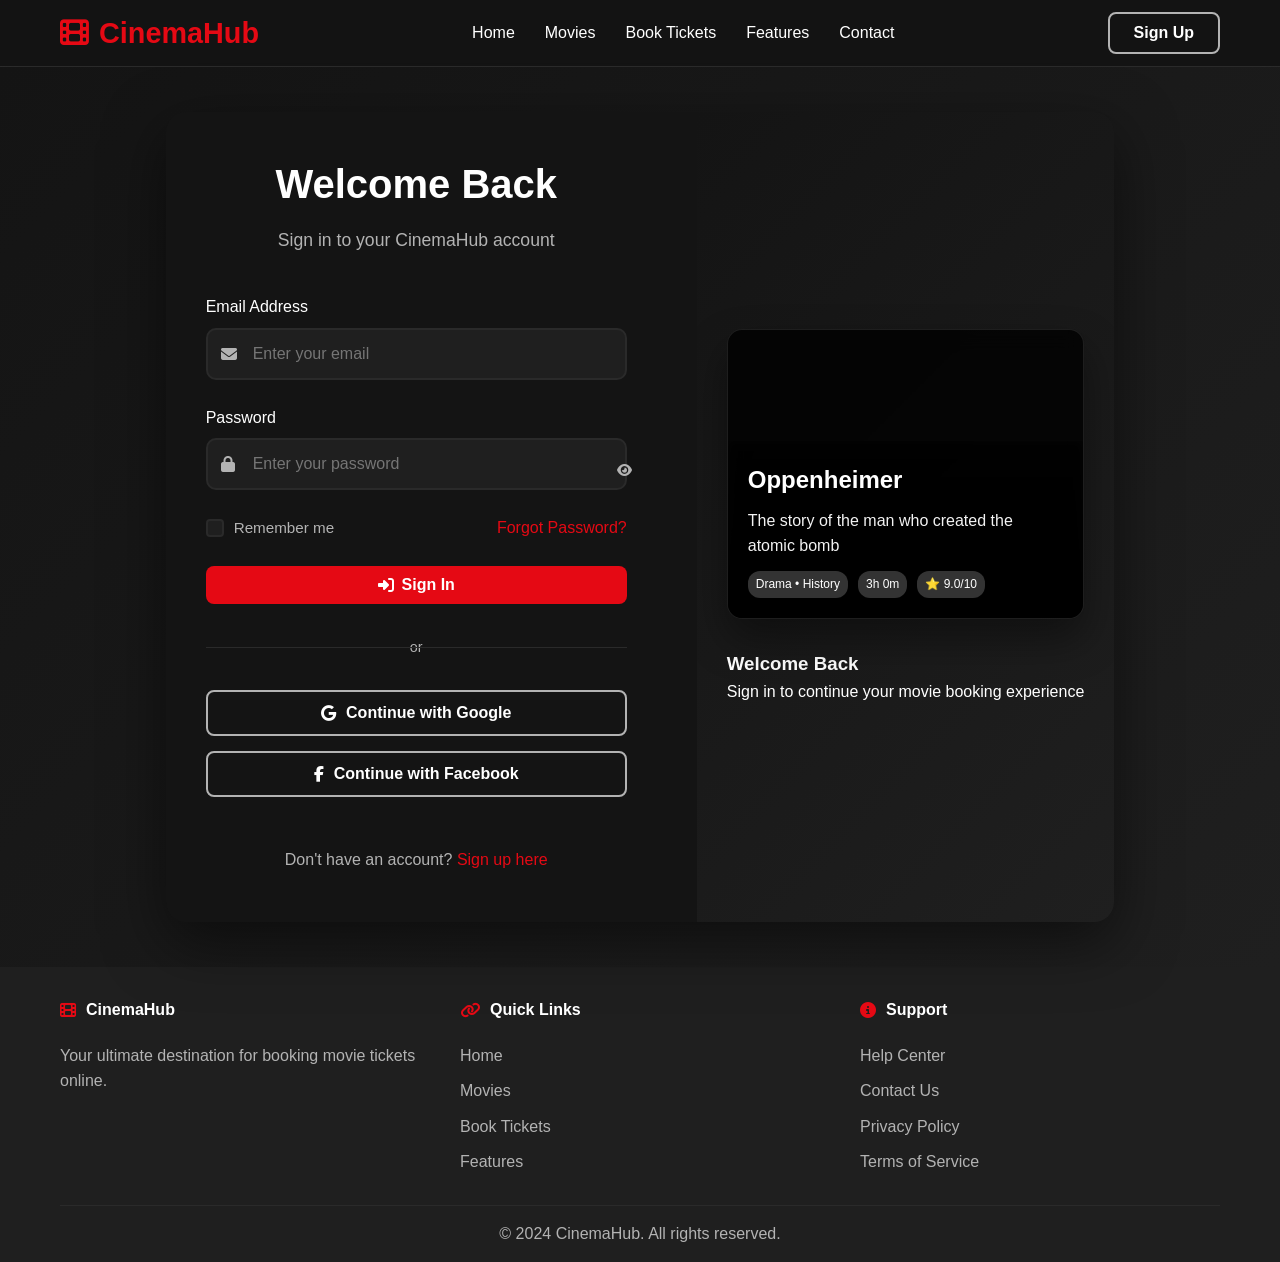
<file: login.html>
<!DOCTYPE html>
<html lang="en">
<head>
    <meta charset="UTF-8">
    <meta name="viewport" content="width=device-width, initial-scale=1.0">
    <title>Login - CinemaHub</title>
    <link rel="stylesheet" href="styles.css">
    <link rel="stylesheet" href="https://cdnjs.cloudflare.com/ajax/libs/font-awesome/6.4.0/css/all.min.css">
</head>
<body>
    <!-- ===== Header ===== -->
    <header class="header">
        <div class="container">
            <div class="header-content">
                <div class="logo">
                    <i class="fas fa-film"></i>CinemaHub
                </div>
                <nav class="nav">
                    <a href="index.html" class="nav-link">Home</a>
                    <a href="index.html#movies" class="nav-link">Movies</a>
                    <a href="index.html#booking" class="nav-link">Book Tickets</a>
                    <a href="index.html#features" class="nav-link">Features</a>
                    <a href="index.html#contact" class="nav-link">Contact</a>
                </nav>
                <div class="user-actions">
                    <button class="btn btn-outline" onclick="window.location.href='signup.html'">Sign Up</button>
                </div>
            </div>
        </div>
    </header>

    <!-- ===== Login Section ===== -->
    <section class="login-section">
        <div class="container">
            <div class="login-container">
                <div class="login-form">
                    <div class="login-header">
                        <h2>Welcome Back</h2>
                        <p>Sign in to your CinemaHub account</p>
                    </div>

                    <form id="loginForm" class="auth-form">
                        <div class="form-group">
                            <label for="email">Email Address</label>
                            <div class="input-group">
                                <i class="fas fa-envelope"></i>
                                <input type="email" id="email" name="email" placeholder="Enter your email" required>
                            </div>
                        </div>

                        <div class="form-group">
                            <label for="password">Password</label>
                            <div class="input-group">
                                <i class="fas fa-lock"></i>
                                <input type="password" id="password" name="password" placeholder="Enter your password" required>
                                <button type="button" class="password-toggle" onclick="togglePassword()">
                                    <i class="fas fa-eye"></i>
                                </button>
                            </div>
                        </div>

                        <div class="form-options">
                            <label class="checkbox-container">
                                <input type="checkbox" id="rememberMe">
                                <span class="checkmark"></span>
                                Remember me
                            </label>
                            <a href="#" class="forgot-password">Forgot Password?</a>
                        </div>

                        <button type="submit" class="btn btn-primary btn-block">
                            <i class="fas fa-sign-in-alt"></i> Sign In
                        </button>
                    </form>

                    <div class="divider">
                        <span>or</span>
                    </div>

                    <div class="social-login">
                        <button class="btn btn-outline social-btn">
                            <i class="fab fa-google"></i> Continue with Google
                        </button>
                        <button class="btn btn-outline social-btn">
                            <i class="fab fa-facebook-f"></i> Continue with Facebook
                        </button>
                    </div>

                    <div class="auth-footer">
                        <p>Don't have an account? <a href="signup.html">Sign up here</a></p>
                    </div>
                </div>

                <div class="login-image">
                    <div class="featured-movie-showcase">
                        <div class="movie-video-container">
                            <iframe
                                src="https://www.youtube.com/embed/uYPbbksJxIg?autoplay=1&mute=1&loop=1&playlist=uYPbbksJxIg&controls=0&showinfo=0&rel=0&modestbranding=1&iv_load_policy=3"
                                title="Oppenheimer Official Trailer"
                                frameborder="0"
                                allow="accelerometer; autoplay; clipboard-write; encrypted-media; gyroscope; picture-in-picture"
                                allowfullscreen
                                class="movie-trailer">
                            </iframe>
                            <div class="video-overlay">
                                <div class="trailer-info">
                                    <h3>Oppenheimer</h3>
                                    <p>The story of the man who created the atomic bomb</p>
                                    <div class="movie-meta">
                                        <span>Drama • History</span>
                                        <span>3h 0m</span>
                                        <span>⭐ 9.0/10</span>
                                    </div>
                                </div>
                            </div>
                        </div>
                        <div class="login-message">
                            <h3>Welcome Back</h3>
                            <p>Sign in to continue your movie booking experience</p>
                        </div>
                    </div>
                </div>
            </div>
        </div>
    </section>

    <!-- ===== Footer ===== -->
    <footer class="footer">
        <div class="container">
            <div class="footer-content">
                <div class="footer-section">
                    <h4>
                        <i class="fas fa-film"></i> CinemaHub
                    </h4>
                    <p>Your ultimate destination for booking movie tickets online.</p>
                </div>
                <div class="footer-section">
                    <h4>
                        <i class="fas fa-link"></i> Quick Links
                    </h4>
                    <ul>
                        <li><a href="index.html">Home</a></li>
                        <li><a href="index.html#movies">Movies</a></li>
                        <li><a href="index.html#booking">Book Tickets</a></li>
                        <li><a href="index.html#features">Features</a></li>
                    </ul>
                </div>
                <div class="footer-section">
                    <h4>
                        <i class="fas fa-info-circle"></i> Support
                    </h4>
                    <ul>
                        <li><a href="#">Help Center</a></li>
                        <li><a href="#">Contact Us</a></li>
                        <li><a href="#">Privacy Policy</a></li>
                        <li><a href="#">Terms of Service</a></li>
                    </ul>
                </div>
            </div>
            <div class="footer-bottom">
                <p>&copy; 2024 CinemaHub. All rights reserved.</p>
            </div>
        </div>
    </footer>

    <script src="auth.js"></script>
</body>
</html>
</file>
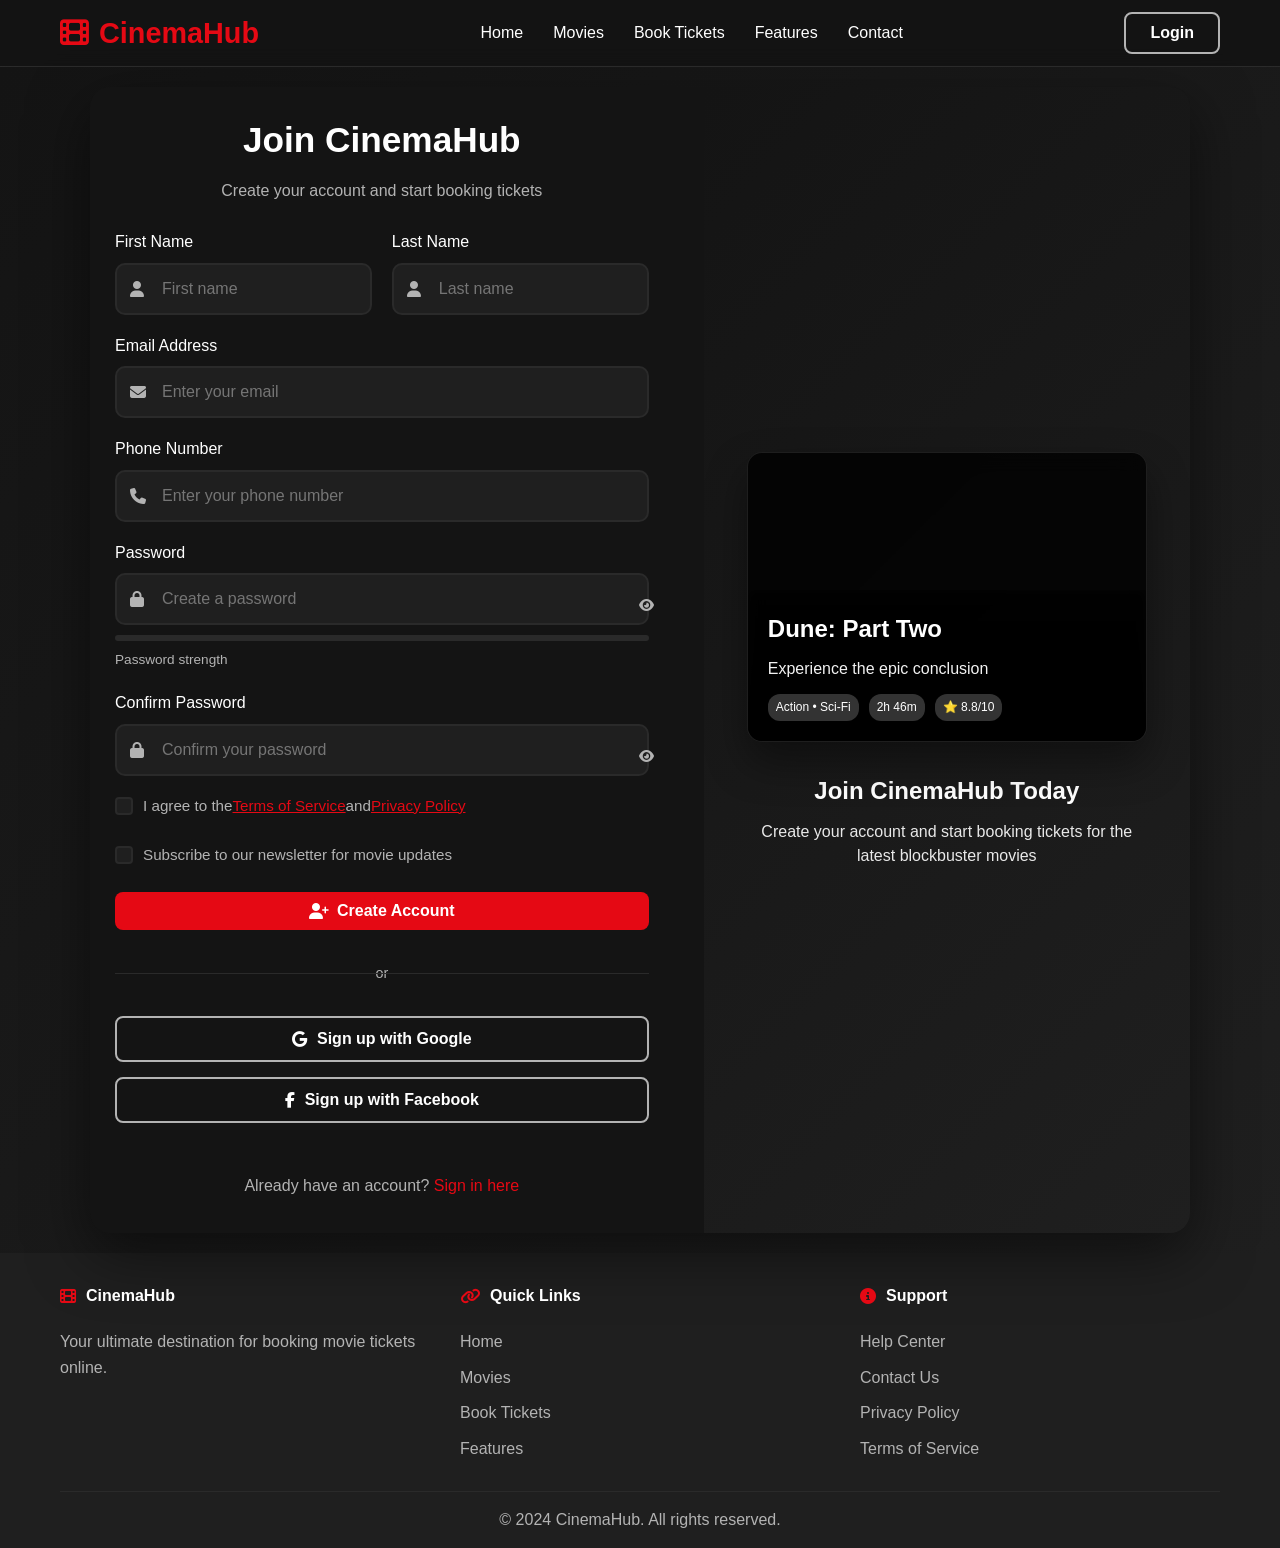
<file: signup.html>
<!DOCTYPE html>
<html lang="en">
<head>
    <meta charset="UTF-8">
    <meta name="viewport" content="width=device-width, initial-scale=1.0">
    <title>Sign Up - CinemaHub</title>
    <link rel="stylesheet" href="styles.css">
    <link rel="stylesheet" href="https://cdnjs.cloudflare.com/ajax/libs/font-awesome/6.4.0/css/all.min.css">
</head>
<body>
    <!-- ===== Header ===== -->
    <header class="header">
        <div class="container">
            <div class="header-content">
                <div class="logo">
                    <i class="fas fa-film"></i>CinemaHub
                </div>
                <nav class="nav">
                    <a href="index.html" class="nav-link">Home</a>
                    <a href="index.html#movies" class="nav-link">Movies</a>
                    <a href="index.html#booking" class="nav-link">Book Tickets</a>
                    <a href="index.html#features" class="nav-link">Features</a>
                    <a href="index.html#contact" class="nav-link">Contact</a>
                </nav>
                <div class="user-actions">
                    <button class="btn btn-outline" onclick="window.location.href='login.html'">Login</button>
                </div>
            </div>
        </div>
    </header>

    <!-- ===== Sign Up Section ===== -->
    <section class="signup-section">
        <div class="container">
            <div class="signup-container">
                <div class="signup-form">
                    <div class="signup-header">
                        <h2>Join CinemaHub</h2>
                        <p>Create your account and start booking tickets</p>
                    </div>

                    <form id="signupForm" class="auth-form">
                        <div class="form-row">
                            <div class="form-group">
                                <label for="firstName">First Name</label>
                                <div class="input-group">
                                    <i class="fas fa-user"></i>
                                    <input type="text" id="firstName" name="firstName" placeholder="First name" required>
                                </div>
                            </div>
                            <div class="form-group">
                                <label for="lastName">Last Name</label>
                                <div class="input-group">
                                    <i class="fas fa-user"></i>
                                    <input type="text" id="lastName" name="lastName" placeholder="Last name" required>
                                </div>
                            </div>
                        </div>

                        <div class="form-group">
                            <label for="signupEmail">Email Address</label>
                            <div class="input-group">
                                <i class="fas fa-envelope"></i>
                                <input type="email" id="signupEmail" name="email" placeholder="Enter your email" required>
                            </div>
                        </div>

                        <div class="form-group">
                            <label for="phone">Phone Number</label>
                            <div class="input-group">
                                <i class="fas fa-phone"></i>
                                <input type="tel" id="phone" name="phone" placeholder="Enter your phone number" required>
                            </div>
                        </div>

                        <div class="form-group">
                            <label for="signupPassword">Password</label>
                            <div class="input-group">
                                <i class="fas fa-lock"></i>
                                <input type="password" id="signupPassword" name="password" placeholder="Create a password" required>
                                <button type="button" class="password-toggle" onclick="togglePassword('signupPassword')">
                                    <i class="fas fa-eye"></i>
                                </button>
                            </div>
                            <div class="password-strength">
                                <div class="strength-meter">
                                    <div class="strength-bar" id="strengthBar"></div>
                                </div>
                                <span class="strength-text" id="strengthText">Password strength</span>
                            </div>
                        </div>

                        <div class="form-group">
                            <label for="confirmPassword">Confirm Password</label>
                            <div class="input-group">
                                <i class="fas fa-lock"></i>
                                <input type="password" id="confirmPassword" name="confirmPassword" placeholder="Confirm your password" required>
                                <button type="button" class="password-toggle" onclick="togglePassword('confirmPassword')">
                                    <i class="fas fa-eye"></i>
                                </button>
                            </div>
                        </div>

                        <div class="form-options">
                            <label class="checkbox-container">
                                <input type="checkbox" id="terms" required>
                                <span class="checkmark"></span>
                                I agree to the <a href="#" class="link">Terms of Service</a> and <a href="#" class="link">Privacy Policy</a>
                            </label>
                        </div>

                        <div class="form-options">
                            <label class="checkbox-container">
                                <input type="checkbox" id="newsletter">
                                <span class="checkmark"></span>
                                Subscribe to our newsletter for movie updates
                            </label>
                        </div>

                        <button type="submit" class="btn btn-primary btn-block">
                            <i class="fas fa-user-plus"></i> Create Account
                        </button>
                    </form>

                    <div class="divider">
                        <span>or</span>
                    </div>

                    <div class="social-login">
                        <button class="btn btn-outline social-btn">
                            <i class="fab fa-google"></i> Sign up with Google
                        </button>
                        <button class="btn btn-outline social-btn">
                            <i class="fab fa-facebook-f"></i> Sign up with Facebook
                        </button>
                    </div>

                    <div class="auth-footer">
                        <p>Already have an account? <a href="login.html">Sign in here</a></p>
                    </div>
                </div>

                <div class="signup-image">
                    <div class="featured-movie-showcase">
                        <div class="movie-video-container">
                            <iframe
                                src="https://www.youtube.com/embed/Way9Dexny3w?autoplay=1&mute=1&loop=1&playlist=Way9Dexny3w&controls=0&showinfo=0&rel=0&modestbranding=1&iv_load_policy=3"
                                title="Dune: Part Two Official Trailer"
                                frameborder="0"
                                allow="accelerometer; autoplay; clipboard-write; encrypted-media; gyroscope; picture-in-picture"
                                allowfullscreen
                                class="movie-trailer">
                            </iframe>
                            <div class="video-overlay">
                                <div class="trailer-info">
                                    <h3>Dune: Part Two</h3>
                                    <p>Experience the epic conclusion</p>
                                    <div class="movie-meta">
                                        <span>Action • Sci-Fi</span>
                                        <span>2h 46m</span>
                                        <span>⭐ 8.8/10</span>
                                    </div>
                                </div>
                            </div>
                        </div>
                        <div class="signup-message">
                            <h3>Join CinemaHub Today</h3>
                            <p>Create your account and start booking tickets for the latest blockbuster movies</p>
                        </div>
                    </div>
                </div>
            </div>
        </div>
    </section>

    <!-- ===== Footer ===== -->
    <footer class="footer">
        <div class="container">
            <div class="footer-content">
                <div class="footer-section">
                    <h4>
                        <i class="fas fa-film"></i> CinemaHub
                    </h4>
                    <p>Your ultimate destination for booking movie tickets online.</p>
                </div>
                <div class="footer-section">
                    <h4>
                        <i class="fas fa-link"></i> Quick Links
                    </h4>
                    <ul>
                        <li><a href="index.html">Home</a></li>
                        <li><a href="index.html#movies">Movies</a></li>
                        <li><a href="index.html#booking">Book Tickets</a></li>
                        <li><a href="index.html#features">Features</a></li>
                    </ul>
                </div>
                <div class="footer-section">
                    <h4>
                        <i class="fas fa-info-circle"></i> Support
                    </h4>
                    <ul>
                        <li><a href="#">Help Center</a></li>
                        <li><a href="#">Contact Us</a></li>
                        <li><a href="#">Privacy Policy</a></li>
                        <li><a href="#">Terms of Service</a></li>
                    </ul>
                </div>
            </div>
            <div class="footer-bottom">
                <p>&copy; 2024 CinemaHub. All rights reserved.</p>
            </div>
        </div>
    </footer>

    <script src="auth.js"></script>
</body>
</html>
</file>
<file: styles.css>
/* ===== CSS Variables & Reset ===== */
:root {
  --primary: #e50914;
  --primary-dark: #b20710;
  --accent: #ffd700;
  --accent-dark: #ccac00;
  --dark: #141414;
  --dark-light: #1f1f1f;
  --dark-lighter: #2a2a2a;
  --text: #ffffff;
  --text-muted: #b3b3b3;
  --success: #28a745;
  --seat-price: 250;
  --vip-price: 350;
}

* {
  margin: 0;
  padding: 0;
  box-sizing: border-box;
}

body {
  font-family: "Segoe UI", Tahoma, Geneva, Verdana, sans-serif;
  background-color: var(--dark);
  color: var(--text);
  line-height: 1.6;
  overflow-x: hidden;
}

.container {
  max-width: 1200px;
  margin: 0 auto;
  padding: 0 20px;
}

/* ===== Buttons ===== */
.btn {
  padding: 10px 24px;
  border: none;
  border-radius: 8px;
  font-size: 1rem;
  font-weight: 600;
  cursor: pointer;
  transition: all 0.3s ease;
  display: inline-flex;
  align-items: center;
  gap: 8px;
}

.btn-primary {
  background: var(--primary);
  color: white;
}

.btn-primary:hover {
  background: var(--primary-dark);
  transform: translateY(-2px);
}

.btn-outline {
  background: transparent;
  border: 2px solid var(--text-muted);
  color: var(--text);
}

.btn-outline:hover {
  border-color: var(--primary);
  color: var(--primary);
}

.btn-accent {
  background: linear-gradient(135deg, var(--accent), var(--accent-dark));
  color: var(--dark);
}

.btn-accent:hover {
  transform: translateY(-2px);
  box-shadow: 0 8px 25px rgba(255, 215, 0, 0.4);
}

.btn-lg {
  padding: 15px 40px;
  font-size: 1.1rem;
}

.btn-block {
  width: 100%;
  justify-content: center;
}

.btn:disabled {
  opacity: 0.5;
  cursor: not-allowed;
  transform: none !important;
}

/* ===== Header ===== */
.header {
  background: rgba(20, 20, 20, 0.95);
  padding: 10px 0;
  position: sticky;
  top: 0;
  z-index: 100;
  backdrop-filter: blur(10px);
  border-bottom: 1px solid rgba(255, 255, 255, 0.1);
}

.header-content {
  display: flex;
  justify-content: space-between;
  align-items: center;
}

.logo {
  font-size: 1.8rem;
  font-weight: bold;
  color: var(--primary);
}

.logo i {
  margin-right: 10px;
}

.nav {
  display: flex;
  gap: 30px;
}

.nav-link {
  color: var(--text);
  text-decoration: none;
  font-weight: 500;
  transition: color 0.3s;
  position: relative;
}

.nav-link:hover,
.nav-link.active {
  color: var(--primary);
}

.nav-link::after {
  content: "";
  position: absolute;
  bottom: -5px;
  left: 0;
  width: 0;
  height: 2px;
  background: var(--primary);
  transition: width 0.3s;
}

.nav-link:hover::after,
.nav-link.active::after {
  width: 100%;
}

.user-actions {
  display: flex;
  gap: 10px;
  align-items: center;
}

.user-greeting {
  color: var(--text);
  font-weight: 500;
  font-size: 0.95rem;
}

/* ===== Hero Section ===== */
.hero {
  min-height: 500px;
  background:
    linear-gradient(135deg, rgba(229, 9, 20, 0.3), rgba(20, 20, 20, 0.9)),
    url("https://images.unsplash.com/photo-1489599849927-2ee91cede3ba?w=1920")
      center/cover;
  display: flex;
  align-items: center;
  justify-content: center;
  text-align: center;
  margin-top: -70px;
  padding-top: 70px;
}

.hero-content h1 {
  font-size: 3.5rem;
  margin-bottom: 20px;
  text-shadow: 2px 2px 10px rgba(0, 0, 0, 0.5);
}

.hero-content p {
  font-size: 1.3rem;
  color: var(--text-muted);
  margin-bottom: 30px;
  max-width: 600px;
}

/* ===== Movies Section ===== */
.movies-section {
  padding: 60px 0;
}

.section-header {
  display: flex;
  justify-content: space-between;
  align-items: center;
  margin-bottom: 40px;
  flex-wrap: wrap;
  gap: 20px;
}

.section-header h2 {
  font-size: 2rem;
  display: flex;
  align-items: center;
  gap: 10px;
}

.section-header h2 i {
  color: var(--accent);
}

.filter-tabs {
  display: flex;
  gap: 10px;
  flex-wrap: wrap;
}

.filter-tab {
  padding: 8px 20px;
  background: var(--dark-light);
  border: 1px solid var(--dark-lighter);
  color: var(--text-muted);
  border-radius: 20px;
  cursor: pointer;
  transition: all 0.3s;
}

.filter-tab:hover,
.filter-tab.active {
  background: var(--primary);
  color: white;
  border-color: var(--primary);
}

.movies-grid {
  display: grid;
  grid-template-columns: repeat(auto-fill, minmax(200px, 1fr));
  gap: 30px;
}

.movie-card {
  background: var(--dark-light);
  border-radius: 15px;
  overflow: hidden;
  transition: all 0.3s;
  cursor: pointer;
  position: relative;
}

.movie-card:hover {
  transform: translateY(-10px);
  box-shadow: 0 20px 40px rgba(229, 9, 20, 0.3);
}

.movie-card .poster {
  width: 100%;
  height: 300px;
  object-fit: cover;
}

.movie-card .poster-placeholder {
  width: 100%;
  height: 300px;
  background: linear-gradient(135deg, var(--dark-lighter), var(--dark-light));
  display: flex;
  flex-direction: column;
  align-items: center;
  justify-content: center;
  font-size: 4rem;
  color: var(--text-muted);
}

.movie-card .movie-info {
  padding: 15px;
}

.movie-card h3 {
  font-size: 1.1rem;
  margin-bottom: 8px;
  white-space: nowrap;
  overflow: hidden;
  text-overflow: ellipsis;
}

.movie-card .meta {
  display: flex;
  justify-content: space-between;
  color: var(--text-muted);
  font-size: 0.9rem;
}

.movie-card .rating {
  color: var(--accent);
}

.movie-card .book-btn {
  position: absolute;
  bottom: 15px;
  right: 15px;
  background: var(--primary);
  color: white;
  border: none;
  padding: 8px 15px;
  border-radius: 20px;
  cursor: pointer;
  font-weight: 600;
  transition: all 0.3s;
}

.movie-card .book-btn:hover {
  background: var(--primary-dark);
  transform: scale(1.05);
}

.movie-card .price-tag {
  position: absolute;
  top: 15px;
  left: 15px;
  background: var(--accent);
  color: var(--dark);
  padding: 5px 12px;
  border-radius: 20px;
  font-weight: bold;
}

/* ===== Booking Section ===== */
.booking-section {
  padding: 60px 0;
  background: var(--dark-light);
}

.booking-wrapper {
  display: grid;
  grid-template-columns: 300px 1fr;
  grid-template-rows: auto auto;
  gap: 30px;
}

.movie-details-card {
  grid-row: span 2;
  background: var(--dark);
  border-radius: 15px;
  padding: 20px;
  text-align: center;
}

.movie-poster {
  width: 100%;
  height: 350px;
  border-radius: 10px;
  overflow: hidden;
  margin-bottom: 20px;
}

.movie-poster img {
  width: 100%;
  height: 100%;
  object-fit: cover;
}

.placeholder-poster {
  width: 100%;
  height: 100%;
  background: linear-gradient(135deg, var(--dark-lighter), var(--dark-light));
  display: flex;
  flex-direction: column;
  align-items: center;
  justify-content: center;
  color: var(--text-muted);
}

.placeholder-poster i {
  font-size: 4rem;
  margin-bottom: 10px;
}

.movie-info h3 {
  margin-bottom: 15px;
  font-size: 1.3rem;
}

.movie-info p {
  color: var(--text-muted);
  margin-bottom: 8px;
  font-size: 0.95rem;
}

.theater-selection {
  background: var(--dark);
  border-radius: 15px;
  padding: 25px;
}

.theater-selection h3 {
  margin-bottom: 20px;
  display: flex;
  align-items: center;
  gap: 10px;
}

.theater-selection h3 i {
  color: var(--primary);
}

.date-selector {
  margin-bottom: 20px;
}

.date-selector label {
  display: block;
  margin-bottom: 8px;
  color: var(--text-muted);
}

.date-selector input {
  width: 100%;
  padding: 12px;
  background: var(--dark-light);
  border: 1px solid var(--dark-lighter);
  border-radius: 8px;
  color: var(--text);
  font-size: 1rem;
}

.date-selector input:focus {
  outline: none;
  border-color: var(--primary);
}

.time-slots {
  display: flex;
  flex-wrap: wrap;
  gap: 10px;
}

.time-slot {
  padding: 12px 25px;
  background: var(--dark-light);
  border: 1px solid var(--dark-lighter);
  color: var(--text);
  border-radius: 8px;
  cursor: pointer;
  transition: all 0.3s;
}

.time-slot:hover:not(:disabled) {
  border-color: var(--primary);
  background: rgba(229, 9, 20, 0.1);
}

.time-slot.selected {
  background: var(--primary);
  border-color: var(--primary);
}

/* ===== Seat Map ===== */
.seat-map-container {
  background: var(--dark);
  border-radius: 15px;
  padding: 30px;
  text-align: center;
}

.screen {
  margin-bottom: 30px;
}

.screen span {
  color: var(--text-muted);
  font-size: 0.9rem;
  letter-spacing: 3px;
}

.screen-line {
  width: 80%;
  height: 4px;
  background: linear-gradient(90deg, transparent, var(--primary), transparent);
  margin: 10px auto;
  border-radius: 2px;
}

.seat-legend {
  display: flex;
  justify-content: center;
  gap: 30px;
  margin-bottom: 30px;
  flex-wrap: wrap;
}

.legend-item {
  display: flex;
  align-items: center;
  gap: 8px;
  color: var(--text-muted);
  font-size: 0.9rem;
}

.seats-container {
  display: flex;
  flex-direction: column;
  align-items: center;
  gap: 8px;
}

.seat-row {
  display: flex;
  align-items: center;
  gap: 8px;
}

.row-label {
  width: 30px;
  color: var(--text-muted);
  font-weight: 600;
}

.seat {
  width: 40px;
  height: 40px;
  border-radius: 8px 8px 5px 5px;
  cursor: pointer;
  transition: all 0.2s;
  display: flex;
  align-items: center;
  justify-content: center;
  font-size: 0.7rem;
  font-weight: 600;
}

.seat.available {
  background: var(--dark-lighter);
  border: 2px solid #444;
}

.seat.available:hover {
  background: rgba(229, 9, 20, 0.3);
  border-color: var(--primary);
  transform: scale(1.1);
}

.seat.selected {
  background: var(--primary);
  border-color: var(--primary);
  transform: scale(1.1);
}

.seat.occupied {
  background: #333;
  cursor: not-allowed;
  opacity: 0.5;
}

.seat.vip {
  background: linear-gradient(135deg, var(--accent), var(--accent-dark));
  border: 2px solid var(--accent);
}

.seat.vip:hover {
  transform: scale(1.1);
}

.seat.aisle {
  width: 30px;
  background: transparent;
  cursor: default;
}

.seat.aisle:hover {
  transform: none;
}

/* ===== Booking Summary ===== */
.booking-summary {
  background: var(--dark);
  border-radius: 15px;
  padding: 25px;
  grid-column: 2;
}

.booking-summary h3 {
  margin-bottom: 20px;
  display: flex;
  align-items: center;
  gap: 10px;
}

.booking-summary h3 i {
  color: var(--accent);
}

.summary-details {
  margin-bottom: 25px;
}

.summary-row {
  display: flex;
  justify-content: space-between;
  padding: 12px 0;
  border-bottom: 1px solid var(--dark-lighter);
}

.summary-row span:first-child {
  color: var(--text-muted);
}

.summary-row span:last-child {
  font-weight: 600;
}

.summary-divider {
  height: 2px;
  background: linear-gradient(90deg, transparent, var(--primary), transparent);
  margin: 15px 0;
}

.summary-row.total {
  font-size: 1.3rem;
}

.summary-row.total span:last-child {
  color: var(--accent);
}

/* ===== Features Section ===== */
.features-section {
  padding: 80px 0;
}

.section-title {
  text-align: center;
  font-size: 2.5rem;
  margin-bottom: 50px;
}

.features-grid {
  display: grid;
  grid-template-columns: repeat(auto-fit, minmax(250px, 1fr));
  gap: 30px;
}

.feature-card {
  background: var(--dark-light);
  padding: 40px 30px;
  border-radius: 15px;
  text-align: center;
  transition: all 0.3s;
}

.feature-card:hover {
  transform: translateY(-10px);
  box-shadow: 0 20px 40px rgba(0, 0, 0, 0.3);
}

.feature-icon {
  font-size: 3rem;
  color: var(--primary);
  margin-bottom: 20px;
}

.feature-card h3 {
  margin-bottom: 15px;
}

.feature-card p {
  color: var(--text-muted);
}

/* ===== Footer ===== */
.footer {
  background: var(--dark-light);
  padding: 30px 0 0;
}

.footer-content {
  display: grid;
  grid-template-columns: repeat(auto-fit, minmax(200px, 1fr));
  gap: 40px;
  margin-bottom: 20px;
}

.footer-section h4 {
  margin-bottom: 20px;
  display: flex;
  align-items: center;
  gap: 10px;
}

.footer-section h4 i {
  color: var(--primary);
}

.footer-section p {
  color: var(--text-muted);
  margin-bottom: 10px;
}

.footer-section ul {
  list-style: none;
}

.footer-section ul li {
  margin-bottom: 10px;
}

.footer-section ul li a {
  color: var(--text-muted);
  text-decoration: none;
  transition: color 0.3s;
}

.footer-section ul li a:hover {
  color: var(--primary);
}

.social-links {
  display: flex;
  gap: 15px;
  margin-top: 15px;
}

.social-links a {
  width: 40px;
  height: 40px;
  background: var(--dark);
  border-radius: 50%;
  display: flex;
  align-items: center;
  justify-content: center;
  color: var(--text);
  transition: all 0.3s;
}

.social-links a:hover {
  background: var(--primary);
  transform: translateY(-3px);
}

.newsletter-form {
  display: flex;
  gap: 10px;
}

.newsletter-form input {
  flex: 1;
  padding: 12px;
  background: var(--dark);
  border: 1px solid var(--dark-lighter);
  border-radius: 8px;
  color: var(--text);
}

.newsletter-form button {
  padding: 12px 18px;
  background: var(--primary);
  border: none;
  border-radius: 8px;
  color: white;
  cursor: pointer;
  transition: all 0.3s;
}

.newsletter-form button:hover {
  background: var(--primary-dark);
}

.footer-bottom {
  text-align: center;
  padding: 15px;
  border-top: 1px solid var(--dark-lighter);
  color: var(--text-muted);
}

/* ===== Modal ===== */
.modal {
  display: none;
  position: fixed;
  top: 0;
  left: 0;
  width: 100%;
  height: 100%;
  background: rgba(0, 0, 0, 0.8);
  z-index: 1000;
  align-items: center;
  justify-content: center;
}

.modal.show {
  display: flex;
}

.modal-content {
  background: var(--dark);
  padding: 40px;
  border-radius: 20px;
  text-align: center;
  max-width: 450px;
  animation: modalPop 0.3s ease;
}

@keyframes modalPop {
  from {
    transform: scale(0.8);
    opacity: 0;
  }
  to {
    transform: scale(1);
    opacity: 1;
  }
}

.modal-icon {
  width: 80px;
  height: 80px;
  border-radius: 50%;
  display: flex;
  align-items: center;
  justify-content: center;
  margin: 0 auto 20px;
  font-size: 2.5rem;
}

.modal-icon.success {
  background: rgba(40, 167, 69, 0.2);
  color: var(--success);
}

.modal-content h3 {
  margin-bottom: 10px;
}

.modal-content p {
  color: var(--text-muted);
  margin-bottom: 20px;
}

.booking-details {
  background: var(--dark-light);
  padding: 20px;
  border-radius: 10px;
  margin-bottom: 25px;
  text-align: left;
}

.booking-details p {
  margin-bottom: 8px;
}

.booking-details strong {
  color: var(--accent);
}

/* ===== Authentication Pages ===== */
.login-section,
.signup-section {
  min-height: 100vh;
  display: flex;
  align-items: center;
  justify-content: center;
  padding: 20px 0;
  background: linear-gradient(135deg, var(--dark) 0%, var(--dark-light) 100%);
}

.login-container,
.signup-container {
  display: grid;
  grid-template-columns: 1.2fr 1fr;
  gap: 30px;
  max-width: 1100px;
  width: 100%;
  background: var(--dark);
  border-radius: 20px;
  overflow: hidden;
  box-shadow: 0 20px 60px rgba(0, 0, 0, 0.5);
}

.login-form {
  padding: 40px;
  display: flex;
  flex-direction: column;
  justify-content: center;
}

.signup-form {
  padding: 25px;
  display: flex;
  flex-direction: column;
  justify-content: center;
}

.login-header,
.signup-header {
  text-align: center;
  margin-bottom: 40px;
}

.signup-header {
  margin-bottom: 25px;
}

.login-header h2,
.signup-header h2 {
  font-size: 2.5rem;
  margin-bottom: 10px;
  color: var(--text);
}

.signup-header h2 {
  font-size: 2.2rem;
}

.login-header p,
.signup-header p {
  color: var(--text-muted);
  font-size: 1.1rem;
}

.signup-header p {
  font-size: 1rem;
}

.auth-form {
  width: 100%;
}

.form-row {
  display: grid;
  grid-template-columns: 1fr 1fr;
  gap: 20px;
}

.form-group {
  margin-bottom: 25px;
}

.signup-form .form-group {
  margin-bottom: 18px;
}

.form-group label {
  display: block;
  margin-bottom: 8px;
  color: var(--text);
  font-weight: 500;
}

.input-group {
  position: relative;
  display: flex;
  align-items: center;
}

.input-group i {
  position: absolute;
  left: 15px;
  color: var(--text-muted);
  z-index: 1;
}

.input-group input {
  width: 100%;
  padding: 15px 15px 15px 45px;
  background: var(--dark-light);
  border: 2px solid var(--dark-lighter);
  border-radius: 10px;
  color: var(--text);
  font-size: 1rem;
  transition: all 0.3s;
}

.input-group input:focus {
  outline: none;
  border-color: var(--primary);
  box-shadow: 0 0 0 3px rgba(229, 9, 20, 0.1);
}

.input-group input.error {
  border-color: #dc3545;
}

.password-toggle {
  position: absolute;
  right: 15px;
  background: none;
  border: none;
  color: var(--text-muted);
  cursor: pointer;
  padding: 5px;
  transition: color 0.3s;
}

.password-toggle:hover {
  color: var(--primary);
}

.error-message {
  color: #dc3545;
  font-size: 0.9rem;
  margin-top: 5px;
  display: flex;
  align-items: center;
  gap: 5px;
}

.error-message::before {
  content: "⚠";
}

.form-options {
  display: flex;
  justify-content: space-between;
  align-items: center;
  margin-bottom: 25px;
  flex-wrap: wrap;
  gap: 10px;
}

.checkbox-container {
  display: flex;
  align-items: center;
  cursor: pointer;
  font-size: 0.95rem;
  color: var(--text-muted);
  position: relative;
}

.checkbox-container input[type="checkbox"] {
  position: absolute;
  opacity: 0;
  cursor: pointer;
}

.checkmark {
  height: 18px;
  width: 18px;
  background-color: var(--dark-light);
  border: 2px solid var(--dark-lighter);
  border-radius: 4px;
  margin-right: 10px;
  position: relative;
  transition: all 0.3s;
}

.checkbox-container input:checked ~ .checkmark {
  background-color: var(--primary);
  border-color: var(--primary);
}

.checkmark:after {
  content: "";
  position: absolute;
  display: none;
  left: 5px;
  top: 2px;
  width: 4px;
  height: 8px;
  border: solid white;
  border-width: 0 2px 2px 0;
  transform: rotate(45deg);
}

.checkbox-container input:checked ~ .checkmark:after {
  display: block;
}

.forgot-password {
  color: var(--primary);
  text-decoration: none;
  font-weight: 500;
  transition: color 0.3s;
}

.forgot-password:hover {
  color: var(--primary-dark);
  text-decoration: underline;
}

.divider {
  text-align: center;
  margin: 30px 0;
  position: relative;
}

.divider::before {
  content: "";
  position: absolute;
  top: 50%;
  left: 0;
  right: 0;
  height: 1px;
  background: var(--dark-lighter);
}

.divider span {
  background: var(--dark);
  padding: 0 20px;
  color: var(--text-muted);
  font-size: 0.9rem;
}

.social-login {
  display: flex;
  flex-direction: column;
  gap: 15px;
  margin-bottom: 30px;
}

.social-btn {
  display: flex;
  align-items: center;
  justify-content: center;
  gap: 10px;
  padding: 12px 20px;
  transition: all 0.3s;
}

.social-btn:hover {
  transform: translateY(-2px);
}

.auth-footer {
  text-align: center;
  margin-top: 20px;
}

.auth-footer p {
  color: var(--text-muted);
  margin-bottom: 10px;
}

.auth-footer a {
  color: var(--primary);
  text-decoration: none;
  font-weight: 500;
  transition: color 0.3s;
}

.auth-footer a:hover {
  color: var(--primary-dark);
  text-decoration: underline;
}

.link {
  color: var(--primary) !important;
}

.login-image,
.signup-image {
  background: linear-gradient(135deg, var(--dark) 0%, var(--dark-light) 100%);
  display: flex;
  align-items: center;
  justify-content: center;
  position: relative;
  overflow: hidden;
}

.featured-movie-showcase {
  padding: 30px;
  height: 100%;
  display: flex;
  flex-direction: column;
  justify-content: center;
  align-items: center;
  gap: 30px;
}

.movie-video-container {
  position: relative;
  width: 100%;
  max-width: 450px;
  border-radius: 15px;
  overflow: hidden;
  box-shadow: 0 20px 40px rgba(0, 0, 0, 0.4);
  background: rgba(0, 0, 0, 0.8);
  backdrop-filter: blur(10px);
  border: 1px solid rgba(255, 255, 255, 0.1);
  transition: all 0.3s ease;
}

.movie-video-container:hover {
  transform: translateY(-5px);
  box-shadow: 0 25px 50px rgba(0, 0, 0, 0.5), 0 0 30px rgba(229, 9, 20, 0.1);
  border-color: rgba(255, 255, 255, 0.2);
}

.movie-trailer {
  width: 100%;
  height: 280px;
  border: none;
  border-radius: 15px;
}

.video-overlay {
  position: absolute;
  bottom: 0;
  left: 0;
  right: 0;
  background: linear-gradient(transparent, rgba(0, 0, 0, 0.9));
  padding: 20px;
  color: white;
  backdrop-filter: blur(5px);
}

.trailer-info h3 {
  font-size: 1.5rem;
  margin-bottom: 8px;
  font-weight: bold;
  text-shadow: 0 2px 4px rgba(0, 0, 0, 0.7);
  color: #fff;
}

.trailer-info p {
  font-size: 1rem;
  margin-bottom: 12px;
  opacity: 0.95;
  text-shadow: 0 1px 2px rgba(0, 0, 0, 0.7);
  color: #fff;
}

.movie-meta {
  display: flex;
  gap: 10px;
  flex-wrap: wrap;
}

.movie-meta span {
  background: rgba(255, 255, 255, 0.2);
  padding: 4px 8px;
  border-radius: 12px;
  font-size: 0.75rem;
  font-weight: 500;
}

.signup-message {
  text-align: center;
  color: white;
  max-width: 400px;
}

.signup-message h3 {
  font-size: 1.5rem;
  margin-bottom: 10px;
}

.signup-message p {
  font-size: 1rem;
  opacity: 0.9;
  line-height: 1.5;
}

/* ===== Password Strength ===== */
.password-strength {
  margin-top: 10px;
}

.strength-meter {
  width: 100%;
  height: 6px;
  background: var(--dark-lighter);
  border-radius: 3px;
  overflow: hidden;
  margin-bottom: 5px;
}

.strength-bar {
  height: 100%;
  width: 0%;
  transition: all 0.3s ease;
  border-radius: 3px;
}

.strength-bar.weak {
  background: #dc3545;
}

.strength-bar.medium {
  background: #ffc107;
}

.strength-bar.strong {
  background: #28a745;
}

.strength-text {
  font-size: 0.85rem;
  color: var(--text-muted);
}

/* ===== Toast Notifications ===== */
.toast {
  position: fixed;
  top: 20px;
  right: 20px;
  background: var(--dark);
  color: white;
  padding: 15px 25px;
  border-radius: 10px;
  border-left: 4px solid var(--primary);
  box-shadow: 0 10px 30px rgba(0, 0, 0, 0.3);
  z-index: 10000;
  transform: translateX(400px);
  transition: transform 0.3s ease;
  max-width: 400px;
  display: flex;
  align-items: center;
  gap: 10px;
}

.toast.show {
  transform: translateX(0);
}

.toast-success {
  border-left-color: var(--success);
}

.toast-error {
  border-left-color: #dc3545;
}

.toast i {
  font-size: 1.2rem;
}

/* ===== Responsive ===== */
@media (max-width: 768px) {
  .login-container,
  .signup-container {
    grid-template-columns: 1fr;
    margin: 20px;
  }

  .login-form,
  .signup-form {
    padding: 30px;
  }

  .login-header h2,
  .signup-header h2 {
    font-size: 2rem;
  }

  .form-row {
    grid-template-columns: 1fr;
  }

  .form-options {
    flex-direction: column;
    align-items: flex-start;
    gap: 15px;
  }

  .featured-movie-showcase {
    padding: 20px;
    gap: 20px;
  }

  .movie-video-container {
    max-width: 350px;
  }

  .movie-trailer {
    height: 200px;
  }

  .video-overlay {
    padding: 15px;
    backdrop-filter: blur(3px);
  }

  .trailer-info h3 {
    font-size: 1.3rem;
  }

  .trailer-info p {
    font-size: 0.9rem;
  }

  .movie-meta {
    gap: 8px;
  }

  .movie-meta span {
    font-size: 0.7rem;
    padding: 3px 6px;
  }

  .signup-message h3 {
    font-size: 1.2rem;
  }

  .signup-message p {
    font-size: 0.9rem;
  }
}
</file>
